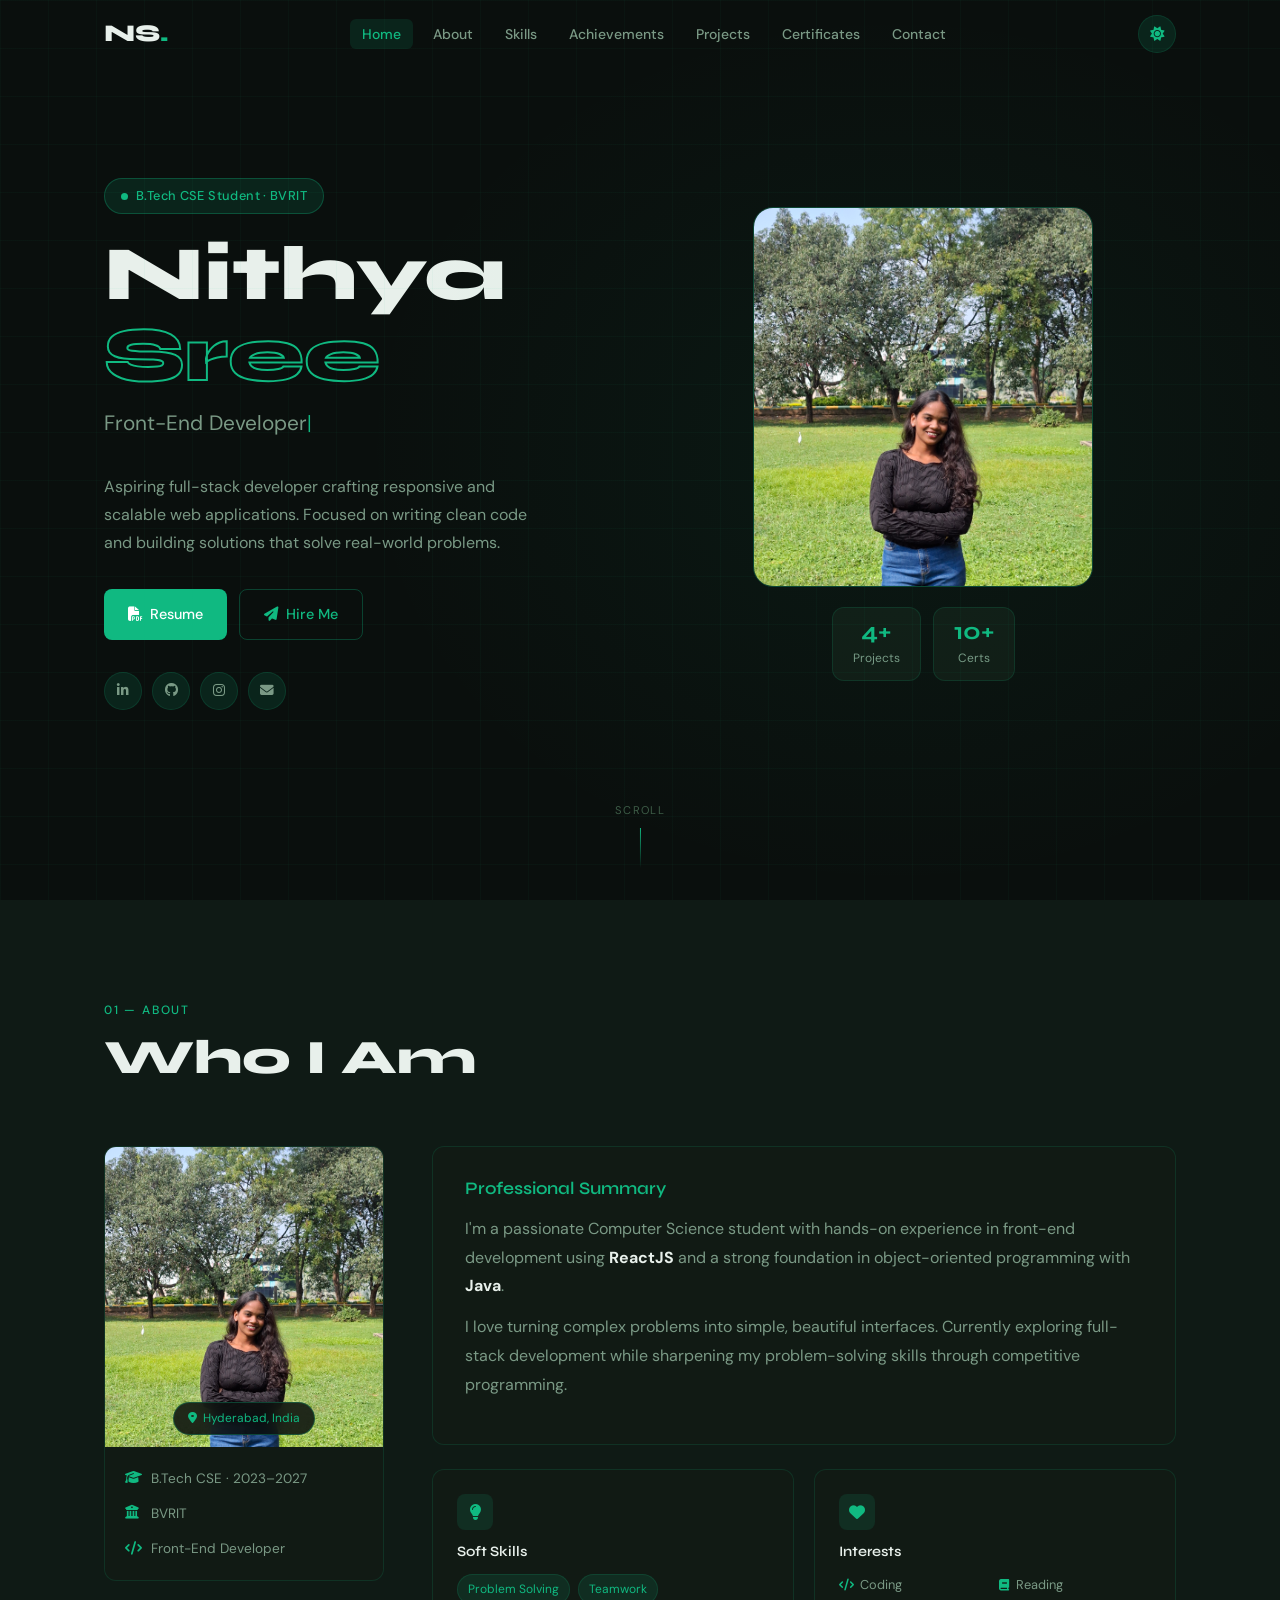
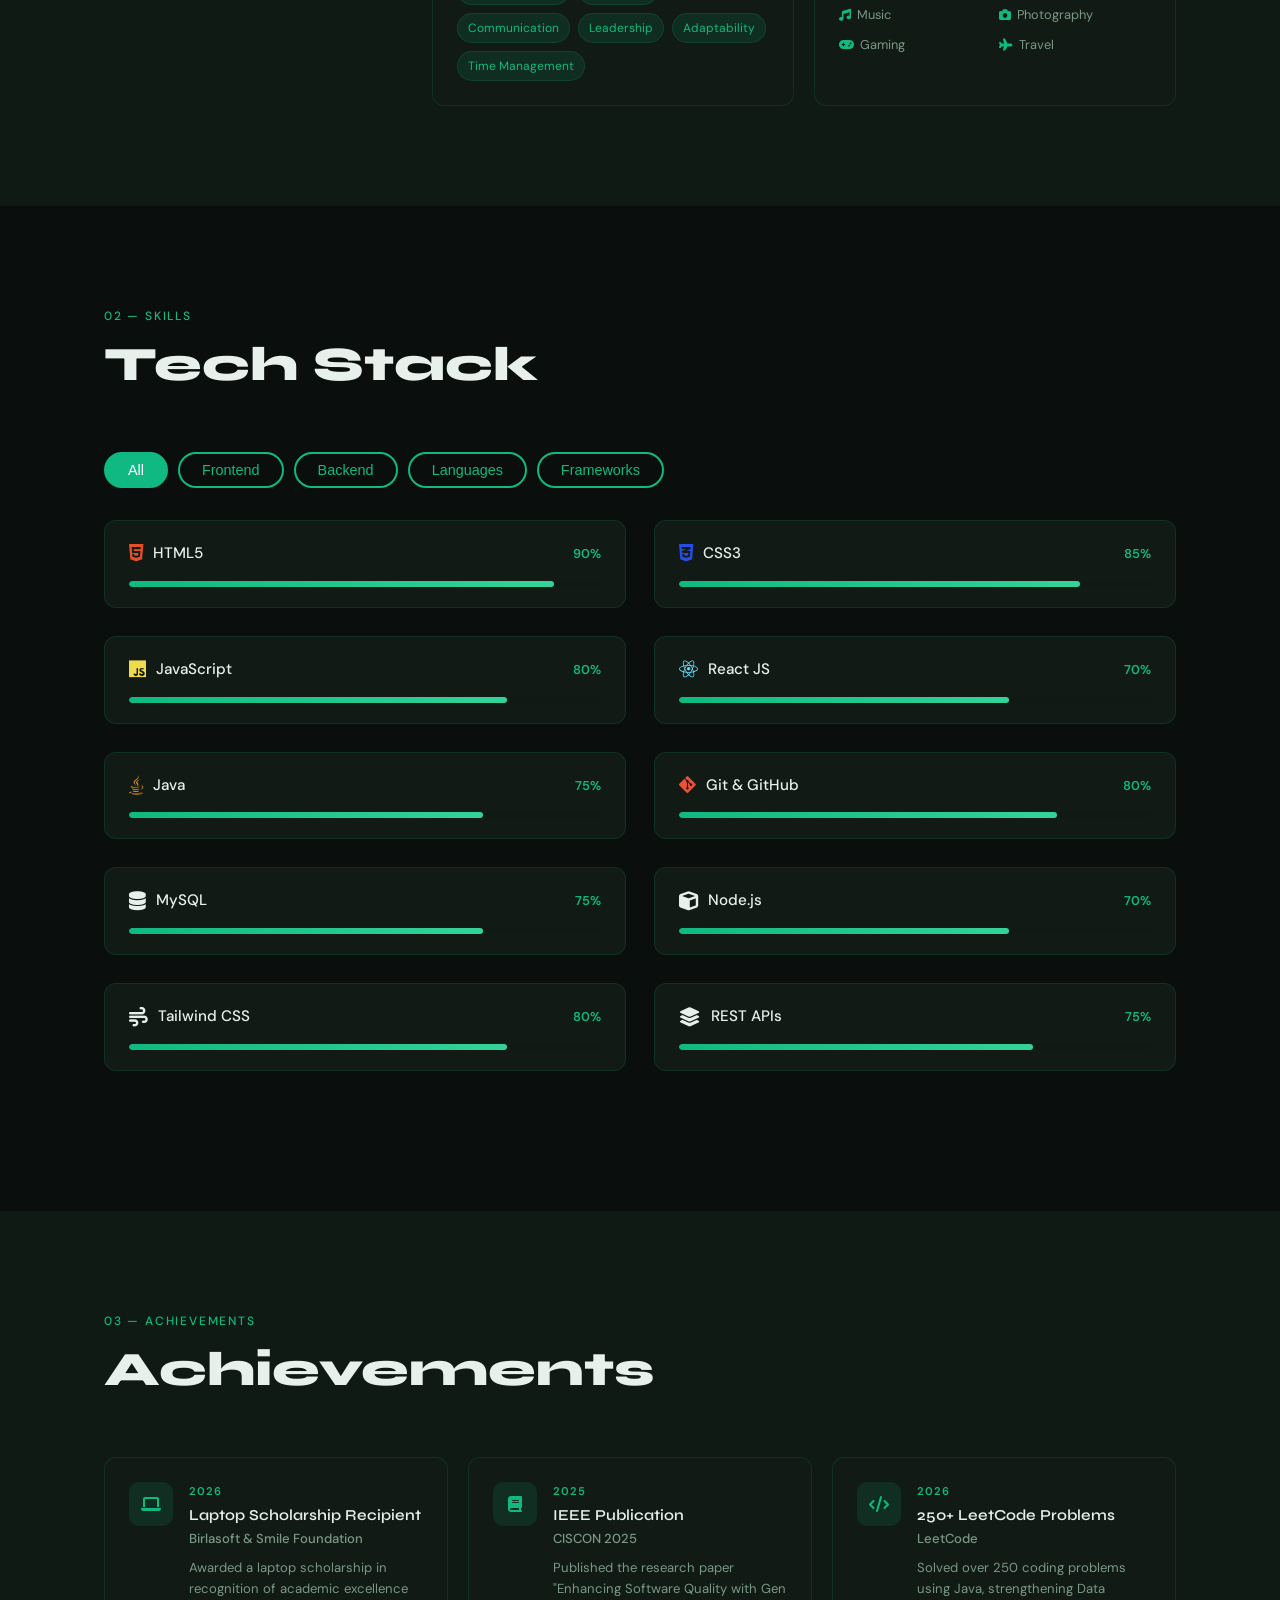
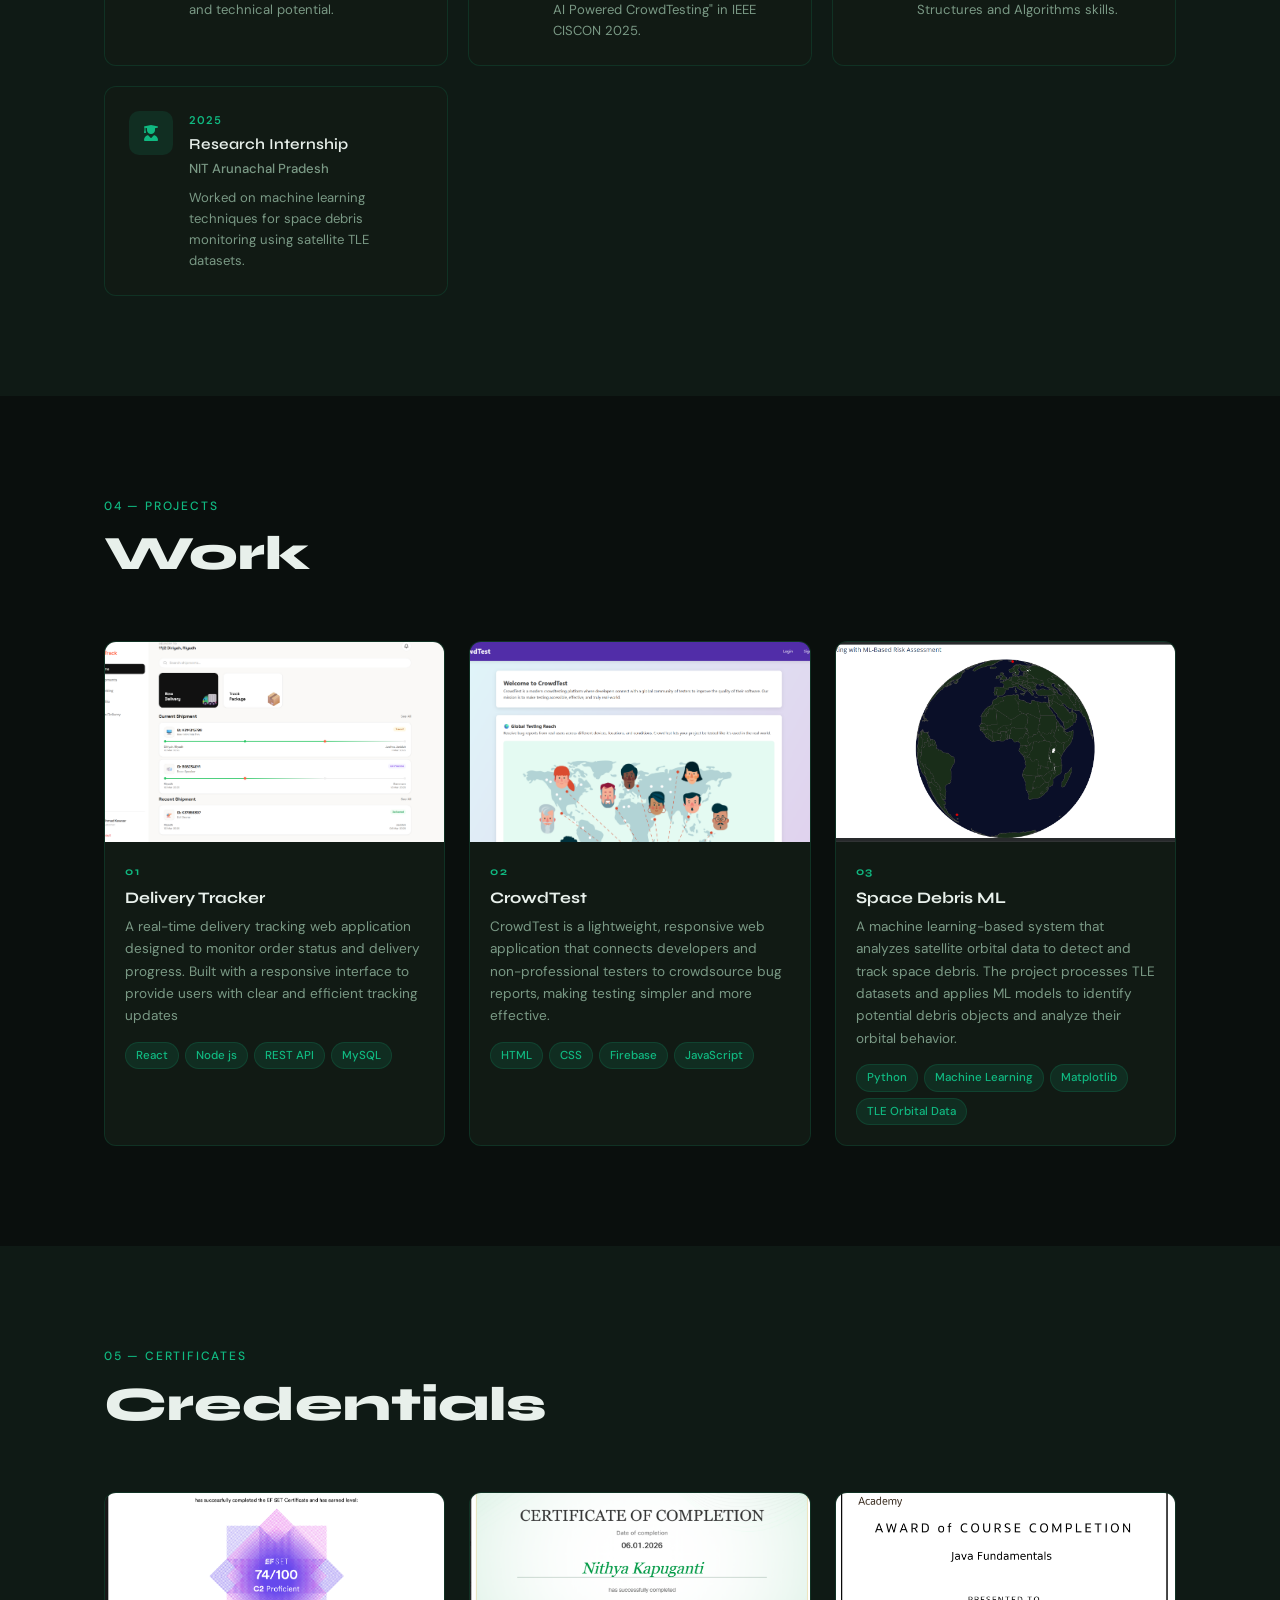
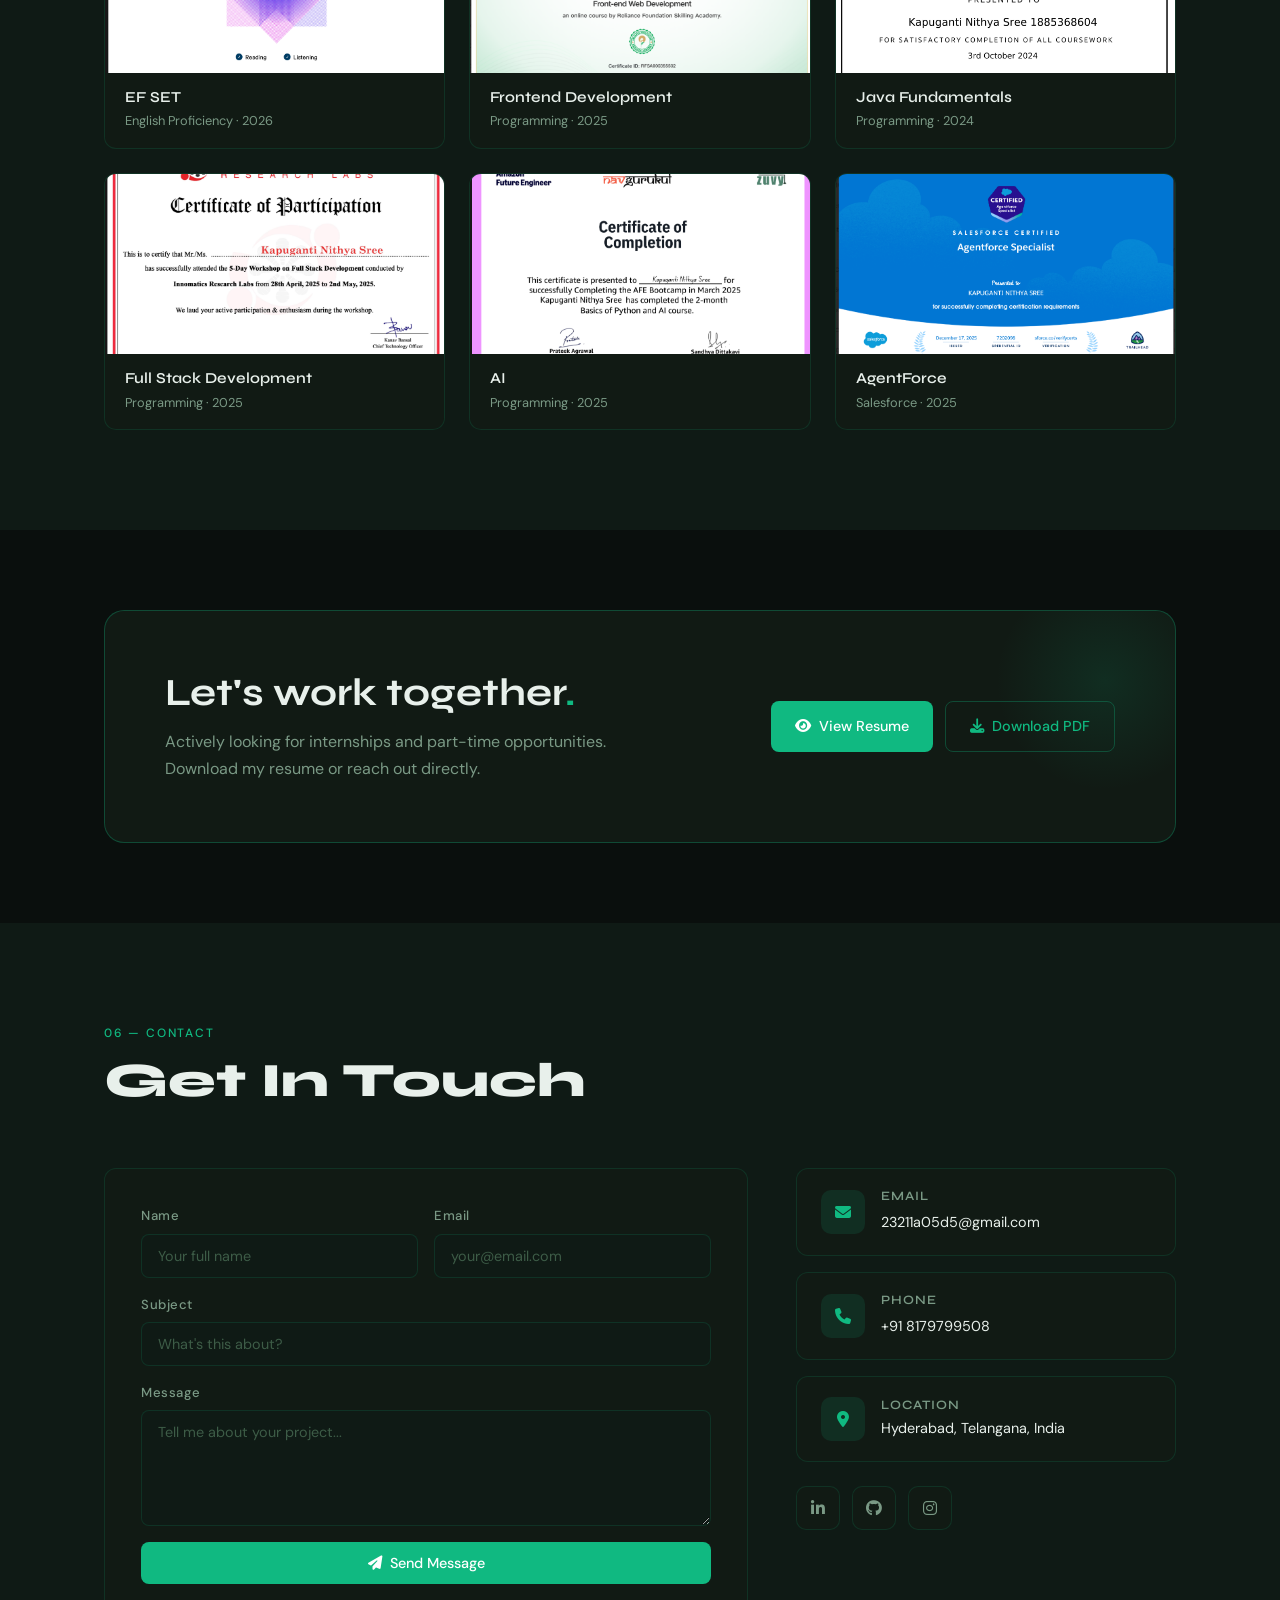
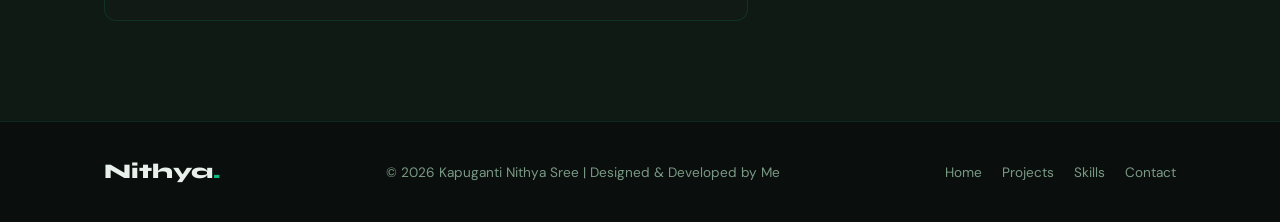
<file: index.html>
<!DOCTYPE html>
<html lang="en" data-theme="dark">
<head>
    <meta charset="UTF-8">
    <meta name="viewport" content="width=device-width, initial-scale=1.0">
    <title>Nithya Sree — Developer Portfolio</title>
    <link rel="stylesheet" href="styles.css">
    <link rel="preconnect" href="https://fonts.googleapis.com">
    <link rel="preconnect" href="https://fonts.gstatic.com" crossorigin>
    <link href="https://fonts.googleapis.com/css2?family=Syne:wght@400;500;600;700;800&family=DM+Sans:ital,wght@0,300;0,400;0,500;1,300&display=swap" rel="stylesheet">
    <link rel="stylesheet" href="https://cdnjs.cloudflare.com/ajax/libs/font-awesome/6.4.0/css/all.min.css">
</head>
<body>

    <!-- Navigation -->
    <nav class="navbar" id="navbar">
        <div class="nav-container">
            <div class="nav-logo">NS<span class="dot">.</span></div>
            <ul class="nav-menu" id="nav-menu">
                <li><a href="#home" class="nav-link">Home</a></li>
                <li><a href="#about" class="nav-link">About</a></li>
                <li><a href="#skills" class="nav-link">Skills</a></li>
                <li><a href="#achievements" class="nav-link">Achievements</a></li>
                <li><a href="#projects" class="nav-link">Projects</a></li>
                <li><a href="#certificates" class="nav-link">Certificates</a></li>
                <li><a href="#contact" class="nav-link">Contact</a></li>
            </ul>
            <div class="nav-actions">
                <button class="theme-toggle" id="theme-toggle" aria-label="Toggle theme">
                    <i class="fas fa-sun" id="theme-icon"></i>
                </button>
                <div class="hamburger" id="hamburger">
                    <span></span><span></span><span></span>
                </div>
            </div>
        </div>
    </nav>

    <!-- Hero Section -->
    <section id="home" class="hero">
        <div class="hero-bg-grid"></div>
        <div class="hero-container">
            <div class="hero-content">
                <div class="hero-text">
                    <div class="hero-badge">
                        <span class="badge-dot"></span>
                        B.Tech CSE Student &middot; BVRIT
                    </div>
                    <h1 class="hero-name">Nithya<br><span class="accent">Sree</span></h1>
                    <h2 class="hero-role">
                        <span class="typing-text"></span><span class="cursor">|</span>
                    </h2>
                    <p class="hero-description">Aspiring full-stack developer crafting responsive and scalable web applications. 
Focused on writing clean code and building solutions that solve real-world problems.</p>
                    <div class="hero-buttons">
                        <a href="#" class="btn btn-primary">
                            <i class="fas fa-file-pdf"></i> Resume
                        </a>
                        <a href="#contact" class="btn btn-outline">
                            <i class="fas fa-paper-plane"></i> Hire Me
                        </a>
                    </div>
                    <div class="hero-social">
                        <a href="https://www.linkedin.com/in/kapuganti-nithya-sree-43b248293/" class="social-pill" aria-label="LinkedIn"><i class="fab fa-linkedin-in"></i></a>
                        <a href="https://github.com/Nithya2709" class="social-pill" aria-label="GitHub"><i class="fab fa-github"></i></a>
                        <a href="https://www.instagram.com/i_am_nithya__/" class="social-pill" aria-label="Instagram"><i class="fab fa-instagram"></i></a>
                        <a href="mailto:23211a05d5@gmail.com" class="social-pill" aria-label="Email"><i class="fas fa-envelope"></i></a>
                    </div>
                </div>
                <div class="hero-image">
                    <div class="image-frame">
                        <div class="frame-accent top-left"></div>
                        <div class="frame-accent bottom-right"></div>
                        <img src="images/profile-photo.jpg" alt="Nithya Sree" class="profile-photo" id="profile-photo"
                             onerror="this.src='https://ui-avatars.com/api/?name=Nithya+Sree&size=400&background=10b981&color=fff&font-size=0.4'">
                    </div>
                    <div class="hero-stats">
                        <div class="stat-chip"><span class="stat-num">4+</span><span class="stat-label">Projects</span></div>
                        <div class="stat-chip"><span class="stat-num">10+</span><span class="stat-label">Certs</span></div>
                    </div>
                </div>
            </div>
        </div>
        <div class="scroll-indicator">
            <span>Scroll</span>
            <div class="scroll-line"></div>
        </div>
    </section>

    <!-- About Section -->
    <section id="about" class="about">
        <div class="container">
            <div class="section-header">
                <span class="section-tag">01 &mdash; About</span>
                <h2 class="section-title">Who I Am</h2>
            </div>

            <div class="about-layout">
                <!-- Photo Card -->
                <div class="about-photo-card">
                    <div class="about-photo-wrap">
                        <img src="images/profile-photo.jpg" alt="Nithya Sree"
                             onerror="this.src='https://ui-avatars.com/api/?name=Nithya+Sree&size=500&background=10b981&color=fff&font-size=0.35'">
                        <div class="photo-label">
                            <i class="fas fa-map-marker-alt"></i> Hyderabad, India
                        </div>
                    </div>
                    <div class="about-quick">
                        <div class="quick-item"><i class="fas fa-graduation-cap"></i> B.Tech CSE &middot; 2023&ndash;2027</div>
                        <div class="quick-item"><i class="fas fa-university"></i> BVRIT</div>
                        <div class="quick-item"><i class="fas fa-code"></i> Front-End Developer</div>
                    </div>
                </div>

                <!-- Info Grid -->
                <div class="about-info">
                    <div class="about-summary">
                        <h3>Professional Summary</h3>
                        <p>I'm a passionate Computer Science student with hands-on experience in front-end development using <strong>ReactJS</strong> and a strong foundation in object-oriented programming with <strong>Java</strong>.</p>
                        <p>I love turning complex problems into simple, beautiful interfaces. Currently exploring full-stack development while sharpening my problem-solving skills through competitive programming.</p>
                    </div>

                    <div class="about-cards">
                        <div class="info-card">
                            <div class="info-card-icon"><i class="fas fa-lightbulb"></i></div>
                            <h4>Soft Skills</h4>
                            <div class="tag-group">
                                <span class="soft-tag">Problem Solving</span>
                                <span class="soft-tag">Teamwork</span>
                                <span class="soft-tag">Communication</span>
                                <span class="soft-tag">Leadership</span>
                                <span class="soft-tag">Adaptability</span>
                                <span class="soft-tag">Time Management</span>
                            </div>
                        </div>

                        <div class="info-card">
                            <div class="info-card-icon"><i class="fas fa-heart"></i></div>
                            <h4>Interests</h4>
                            <div class="interest-grid">
                                <span><i class="fas fa-code"></i> Coding</span>
                                <span><i class="fas fa-book"></i> Reading</span>
                                <span><i class="fas fa-music"></i> Music</span>
                                <span><i class="fas fa-camera"></i> Photography</span>
                                <span><i class="fas fa-gamepad"></i> Gaming</span>
                                <span><i class="fas fa-plane"></i> Travel</span>
                            </div>
                        </div>
                    </div>
                </div>
            </div>
        </div>
    </section>

    <!-- Skills Section -->
    <section id="skills" class="skills">
        <div class="container">
            <div class="section-header">
                <span class="section-tag">02 &mdash; Skills</span>
                <h2 class="section-title">Tech Stack</h2>
            </div>

            <!-- Tab Buttons -->
            <div class="skills-tabs">
                <button class="tab-btn active" data-tab="all">All</button>
                <button class="tab-btn" data-tab="frontend">Frontend</button>
                <button class="tab-btn" data-tab="backend">Backend</button>
                <button class="tab-btn" data-tab="languages">Languages</button>
                <button class="tab-btn" data-tab="frameworks">Frameworks</button>
            </div>

            <div class="skills-wrapper">
                <div class="skill-item" data-category="frontend">
                    <div class="skill-top">
                        <div class="skill-label"><i class="fab fa-html5 html-color"></i><span>HTML5</span></div>
                        <span class="skill-pct">90%</span>
                    </div>
                    <div class="skill-track"><div class="skill-fill" data-width="90"></div></div>
                </div>
                <div class="skill-item" data-category="frontend">
                    <div class="skill-top">
                        <div class="skill-label"><i class="fab fa-css3-alt css-color"></i><span>CSS3</span></div>
                        <span class="skill-pct">85%</span>
                    </div>
                    <div class="skill-track"><div class="skill-fill" data-width="85"></div></div>
                </div>
                <div class="skill-item" data-category="languages">
                    <div class="skill-top">
                        <div class="skill-label"><i class="fab fa-js js-color"></i><span>JavaScript</span></div>
                        <span class="skill-pct">80%</span>
                    </div>
                    <div class="skill-track"><div class="skill-fill" data-width="80"></div></div>
                </div>
                <div class="skill-item" data-category="frameworks">
                    <div class="skill-top">
                        <div class="skill-label"><i class="fab fa-react react-color"></i><span>React JS</span></div>
                        <span class="skill-pct">70%</span>
                    </div>
                    <div class="skill-track"><div class="skill-fill" data-width="70"></div></div>
                </div>
                <div class="skill-item" data-category="languages">
                    <div class="skill-top">
                        <div class="skill-label"><i class="fab fa-java java-color"></i><span>Java</span></div>
                        <span class="skill-pct">75%</span>
                    </div>
                    <div class="skill-track"><div class="skill-fill" data-width="75"></div></div>
                </div>
                <div class="skill-item" data-category="backend">
                    <div class="skill-top">
                        <div class="skill-label"><i class="fab fa-git-alt git-color"></i><span>Git &amp; GitHub</span></div>
                        <span class="skill-pct">80%</span>
                    </div>
                    <div class="skill-track"><div class="skill-fill" data-width="80"></div></div>
                </div>
                <div class="skill-item" data-category="backend">
                    <div class="skill-top">
                        <div class="skill-label"><i class="fas fa-database"></i><span>MySQL</span></div>
                        <span class="skill-pct">75%</span>
                    </div>
                    <div class="skill-track"><div class="skill-fill" data-width="75"></div></div>
                </div>
                <div class="skill-item" data-category="backend">
                    <div class="skill-top">
                        <div class="skill-label"><i class="fas fa-cube"></i><span>Node.js</span></div>
                        <span class="skill-pct">70%</span>
                    </div>
                    <div class="skill-track"><div class="skill-fill" data-width="70"></div></div>
                </div>
                <div class="skill-item" data-category="frameworks">
                    <div class="skill-top">
                        <div class="skill-label"><i class="fas fa-wind"></i><span>Tailwind CSS</span></div>
                        <span class="skill-pct">80%</span>
                    </div>
                    <div class="skill-track"><div class="skill-fill" data-width="80"></div></div>
                </div>
                <div class="skill-item" data-category="backend">
                    <div class="skill-top">
                        <div class="skill-label"><i class="fas fa-layer-group"></i><span>REST APIs</span></div>
                        <span class="skill-pct">75%</span>
                    </div>
                    <div class="skill-track"><div class="skill-fill" data-width="75"></div></div>
                </div>
            </div>
        </div>
    </section>
<!-- Achievements Section -->
<section id="achievements" class="achievements">
    <div class="container">
        <div class="section-header">
            <span class="section-tag">03 &mdash; Achievements</span>
            <h2 class="section-title">Achievements</h2>
        </div>

        <div class="achievements-grid">

            <div class="ach-card">
                <div class="ach-icon-wrap">
                    <i class="fas fa-laptop"></i>
                </div>
                <div class="ach-body">
                    <span class="ach-year">2026</span>
                    <h3>Laptop Scholarship Recipient</h3>
                    <p class="ach-org">Birlasoft & Smile Foundation</p>
                    <p>Awarded a laptop scholarship in recognition of academic excellence and technical potential.</p>
                </div>
            </div>

            <div class="ach-card">
                <div class="ach-icon-wrap">
                    <i class="fas fa-book"></i>
                </div>
                <div class="ach-body">
                    <span class="ach-year">2025</span>
                    <h3>IEEE Publication</h3>
                    <p class="ach-org">CISCON 2025</p>
                    <p>Published the research paper "Enhancing Software Quality with Gen AI Powered CrowdTesting" in IEEE CISCON 2025.</p>
                </div>
            </div>

            <div class="ach-card">
                <div class="ach-icon-wrap">
                    <i class="fas fa-code"></i>
                </div>
                <div class="ach-body">
                    <span class="ach-year">2026</span>
                    <h3>250+ LeetCode Problems</h3>
                    <p class="ach-org">LeetCode</p>
                    <p>Solved over 250 coding problems using Java, strengthening Data Structures and Algorithms skills.</p>
                </div>
            </div>

            <div class="ach-card">
                <div class="ach-icon-wrap">
                    <i class="fas fa-user-graduate"></i>
                </div>
                <div class="ach-body">
                    <span class="ach-year">2025</span>
                    <h3>Research Internship</h3>
                    <p class="ach-org">NIT Arunachal Pradesh</p>
                    <p>Worked on machine learning techniques for space debris monitoring using satellite TLE datasets.</p>
                </div>
            </div>

        </div>
    </div>
</section>

    <!-- Projects Section -->
    <section id="projects" class="projects">
        <div class="container">
            <div class="section-header">
                <span class="section-tag">04 &mdash; Projects</span>
                <h2 class="section-title">Work</h2>
            </div>
            <div class="projects-grid">
                <div class="project-card">
                    <div class="project-img">
                        <img src="images/project1.png" alt="Project 1">
                        <div class="project-links">
                            <a href="https://delivery-tracker-nu.vercel.app/" class="proj-btn" aria-label="Live Demo"><i class="fas fa-external-link-alt"></i> Live</a>
                            <a href="https://github.com/Nithya2709/delivery-tracker" class="proj-btn" aria-label="GitHub"><i class="fab fa-github"></i> Code</a>
                        </div>
                    </div>
                    <div class="project-info">
                        <span class="project-num">01</span>
                        <h3>Delivery Tracker</h3>
                        <p>A real-time delivery tracking web application designed to monitor order status and delivery progress. 
Built with a responsive interface to provide users with clear and efficient tracking updates</p>
                        <div class="project-tags">
                            <span>React</span><span>Node js </span><span>REST API</span><span>MySQL</span>
                        </div>
                    </div>
                </div>
                <div class="project-card">
                    <div class="project-img">
                        <img src="images/project2.png" alt="Project 2">
                        <div class="project-links">
                            <a href="https://nithya2709.github.io/CrowdTesting/" class="proj-btn" aria-label="Live Demo"><i class="fas fa-external-link-alt"></i> Live</a>
                            <a href="https://github.com/Nithya2709/CrowdTesting" class="proj-btn" aria-label="GitHub"><i class="fab fa-github"></i> Code</a>
                        </div>
                    </div>
                    <div class="project-info">
                        <span class="project-num">02</span>
                        <h3>CrowdTest</h3>
                        <p>CrowdTest is a lightweight, responsive web application that connects developers and non-professional testers to crowdsource bug reports, making testing simpler and more effective.</p>
                        <div class="project-tags">
                            <span>HTML</span><span>CSS</span><span>Firebase</span><span>JavaScript</span>
                        </div>
                    </div>
                </div>
                <div class="project-card">
                    <div class="project-img">
                        <img src="images/project-3.png" alt="Project 3">
                        <div class="project-links">
                            <a href="https://github.com/Nithya2709/Space-debris-ML"" class="proj-btn" aria-label="Live Demo"><i class="fas fa-external-link-alt"></i> Live</a>
                            <a href="https://github.com/Nithya2709/Space-debris-ML" class="proj-btn" aria-label="GitHub"><i class="fab fa-github"></i> Code</a>
                        </div>
                    </div>
                    <div class="project-info">
                        <span class="project-num">03</span>
                        <h3>Space Debris ML</h3>
                        <p>A machine learning-based system that analyzes satellite orbital data to detect and track space debris. 
The project processes TLE datasets and applies ML models to identify potential debris objects and analyze their orbital behavior.</p>
                        <div class="project-tags">
                            <span>Python</span><span>Machine Learning</span><span>Matplotlib</span><span>TLE Orbital Data</span>
                        </div>
                    </div>
                </div>
            </div>
        </div>
    </section>

    <!-- Certificates Section -->
    <section id="certificates" class="certificates">
        <div class="container">
            <div class="section-header">
                <span class="section-tag">05 &mdash; Certificates</span>
                <h2 class="section-title">Credentials</h2>
            </div>
            <div class="certs-grid">
                <div class="cert-card">
                    <div class="cert-img">
                        <img src="images/efset.png" alt="Certificate 1">
                        <div class="cert-overlay">
                            <a href="https://drive.google.com/file/d/1cZNAU8BMcyesgtbnntDyjx6SrXt19Drb/view?usp=sharing" aria-label="View"><i class="fas fa-eye"></i></a>
                            <a href="https://drive.google.com/file/d/1cZNAU8BMcyesgtbnntDyjx6SrXt19Drb/download" aria-label="Download"><i class="fas fa-download"></i></a>
                        </div>
                    </div>
                    <div class="cert-info">
                        <h3>EF SET</h3>
                        <p>English Proficiency &middot; 2026</p>
                    </div>
                </div>
                <div class="cert-card">
                    <div class="cert-img">
                        <img src="images/frontend.png" alt="Certificate 2">
                        <div class="cert-overlay">
                            <a href="https://drive.google.com/file/d/1l-K3X--w5DMGrCQKBN5qSZi42W2nsPSg/view?usp=sharing" aria-label="View"><i class="fas fa-eye"></i></a>
                            <a href="https://drive.google.com/file/d/1l-K3X--w5DMGrCQKBN5qSZi42W2nsPSg/download" aria-label="Download"><i class="fas fa-download"></i></a>
                        </div>
                    </div>
                    <div class="cert-info">
                        <h3>Frontend Development</h3>
                        <p>Programming &middot; 2025</p>
                    </div>
                </div>
                <div class="cert-card">
                    <div class="cert-img">
                        <img src="images/oracle.png" alt="Certificate 2">
                        <div class="cert-overlay">
                            <a href="https://drive.google.com/file/d/1wGJiSFn4TLhfO-kSg_crFlDH_HVW7ja5/view?usp=sharing" aria-label="View"><i class="fas fa-eye"></i></a>
                            <a href="https://drive.google.com/file/d/1wGJiSFn4TLhfO-kSg_crFlDH_HVW7ja5/download" aria-label="Download"><i class="fas fa-download"></i></a>
                        </div>
                    </div>
                    <div class="cert-info">
                        <h3>Java Fundamentals</h3>
                        <p>Programming &middot; 2024</p>
                    </div>
                </div>
                <div class="cert-card">
                    <div class="cert-img">
                        <img src="images/FSD.png" alt="Certificate 2">
                        <div class="cert-overlay">
                            <a href="https://drive.google.com/file/d/1cRjJwI-E_90kt7vK-a2dkf_Hd1hwUMtL/view?usp=sharing" aria-label="View"><i class="fas fa-eye"></i></a>
                            <a href="https://drive.google.com/file/d/1cRjJwI-E_90kt7vK-a2dkf_Hd1hwUMtL/download" aria-label="Download"><i class="fas fa-download"></i></a>
                        </div>
                    </div>
                    <div class="cert-info">
                        <h3>Full Stack Development</h3>
                        <p>Programming &middot; 2025</p>
                    </div>
                </div>
                <div class="cert-card">
                    <div class="cert-img">
                        <img src="images/afe.png" alt="Certificate 3">
                        <div class="cert-overlay">
                            <a href="https://drive.google.com/file/d/1kise_Lmzxf2VC-SiCFnpWxLmibrD3zM6/view?usp=sharing" aria-label="View"><i class="fas fa-eye"></i></a>
                            <a href="https://drive.google.com/file/d/1kise_Lmzxf2VC-SiCFnpWxLmibrD3zM6/download" aria-label="Download"><i class="fas fa-download"></i></a>
                        </div>
                    </div>
                    <div class="cert-info">
                        <h3>AI</h3>
                        <p>Programming &middot; 2025</p>
                    </div>
                </div>
                <div class="cert-card">
                    <div class="cert-img">
                        <img src="images/agentforce.png" alt="Certificate 3">
                        <div class="cert-overlay">
                            <a href="https://drive.google.com/file/d/1vsO1co103p_Hf8zsPhm0R4hI9atqAaRM/view?usp=sharing" aria-label="View"><i class="fas fa-eye"></i></a>
                            <a href="https://drive.google.com/file/d/1vsO1co103p_Hf8zsPhm0R4hI9atqAaRM/download" aria-label="Download"><i class="fas fa-download"></i></a>
                        </div>
                    </div>
                    <div class="cert-info">
                        <h3>AgentForce</h3>
                        <p>Salesforce &middot; 2025</p>
                    </div>
                </div>
            </div>
        </div>
    </section>

    <!-- Resume CTA Section -->
    <section id="resume" class="resume-section">
        <div class="container">
            <div class="resume-cta">
                <div class="resume-text">
                    <h2>Let's work together<span class="accent">.</span></h2>
                    <p>Actively looking for internships and part-time opportunities. Download my resume or reach out directly.</p>
                </div>
                <div class="resume-btns">
                    <a href="KAPUGANTI_NITHYA_SREE_RESUME.pdf" class="btn btn-primary"><i class="fas fa-eye"></i> View Resume</a>
                    <a href="KAPUGANTI_NITHYA_SREE_RESUME.pdf" class="btn btn-outline"><i class="fas fa-download"></i> Download PDF</a>
                </div>
            </div>
        </div>
    </section>

    <!-- Contact Section -->
    <section id="contact" class="contact">
        <div class="container">
            <div class="section-header">
                <span class="section-tag">06 &mdash; Contact</span>
                <h2 class="section-title">Get In Touch</h2>
            </div>
            <div class="contact-layout">
                <div class="contact-form-side">
                    <form class="contact-form" id="contact-form">
                        <div class="form-row">
                            <div class="form-field">
                                <label for="name">Name</label>
                                <input type="text" id="name" name="name" placeholder="Your full name" required>
                            </div>
                            <div class="form-field">
                                <label for="email">Email</label>
                                <input type="email" id="email" name="email" placeholder="your@email.com" required>
                            </div>
                        </div>
                        <div class="form-field">
                            <label for="subject">Subject</label>
                            <input type="text" id="subject" name="subject" placeholder="What's this about?">
                        </div>
                        <div class="form-field">
                            <label for="message">Message</label>
                            <textarea id="message" name="message" rows="5" placeholder="Tell me about your project..." required></textarea>
                        </div>
                        <button type="submit" class="btn btn-primary btn-full" id="submit-btn">
                            <i class="fas fa-paper-plane"></i> Send Message
                        </button>
                        <p class="form-success" id="form-success" style="display:none;">&#10003; Message sent! I'll get back to you soon.</p>
                        <p class="form-error" id="form-error" style="display:none; color: #ef4444;">&#10007; Something went wrong. Please try again.</p>
                    </form>
                </div>

                <div class="contact-info-side">
                    <div class="contact-card">
                        <div class="cc-icon"><i class="fas fa-envelope"></i></div>
                        <div>
                            <h4>Email</h4>
                            <a href="mailto:23211a05d5@gmail.com">23211a05d5@gmail.com</a>
                        </div>
                    </div>
                    <div class="contact-card">
                        <div class="cc-icon"><i class="fas fa-phone"></i></div>
                        <div>
                            <h4>Phone</h4>
                            <a href="tel:+91 8179799508">+91 8179799508</a>
                        </div>
                    </div>
                    <div class="contact-card">
                        <div class="cc-icon"><i class="fas fa-map-marker-alt"></i></div>
                        <div>
                            <h4>Location</h4>
                            <p>Hyderabad, Telangana, India</p>
                        </div>
                    </div>
                    <div class="contact-socials">
                        <a href="https://www.linkedin.com/in/kapuganti-nithya-sree-43b248293/" class="cs-link" aria-label="LinkedIn"><i class="fab fa-linkedin-in"></i></a>
                        <a href="https://github.com/Nithya2709" class="cs-link" aria-label="GitHub"><i class="fab fa-github"></i></a>
                        <a href="https://www.instagram.com/i_am_nithya__/" class="cs-link" aria-label="Instagram"><i class="fab fa-instagram"></i></a>
                    </div>
                </div>
            </div>
        </div>
    </section>

    <!-- Footer -->
<footer class="footer">
    <div class="container">
        <div class="footer-inner">

            <p class="footer-logo">
                Nithya<span class="accent">.</span>
            </p>

            <p class="footer-copy">
                © 2026 Kapuganti Nithya Sree | Designed & Developed by Me
            </p>

            <div class="footer-links">
                <a href="#home">Home</a>
                <a href="#projects">Projects</a>
                <a href="#skills">Skills</a>
                <a href="#contact">Contact</a>
            </div>

        </div>
    </div>
</footer>

    <script src="script.js"></script>

    <!-- Contact Form Backend Integration -->
    <script>
        document.getElementById('contact-form').addEventListener('submit', async function (e) {
            e.preventDefault();

            const btn = document.getElementById('submit-btn');
            const successMsg = document.getElementById('form-success');
            const errorMsg = document.getElementById('form-error');

            // Reset messages
            successMsg.style.display = 'none';
            errorMsg.style.display = 'none';

            // Loading state
            btn.disabled = true;
            btn.innerHTML = '<i class="fas fa-spinner fa-spin"></i> Sending...';

            const data = {
                name: document.getElementById('name').value.trim(),
                email: document.getElementById('email').value.trim(),
                subject: document.getElementById('subject').value.trim(),
                message: document.getElementById('message').value.trim()
            };

            try {
                const res = await fetch('https://portfolio-backend-d0mi.onrender.com/api/contact', {
                    method: 'POST',
                    headers: { 'Content-Type': 'application/json' },
                    body: JSON.stringify(data)
                });

                const result = await res.json();

                if (result.success) {
                    successMsg.style.display = 'block';
                    this.reset();
                } else {
                    errorMsg.textContent = '✗ ' + (result.message || 'Something went wrong. Please try again.');
                    errorMsg.style.display = 'block';
                }
            } catch (err) {
                errorMsg.textContent = '✗ Could not reach server. Make sure your backend is running.';
                errorMsg.style.display = 'block';
            } finally {
                btn.disabled = false;
                btn.innerHTML = '<i class="fas fa-paper-plane"></i> Send Message';
            }
        });
    </script>

</body>
</html>
</file>
<file: styles.css>
/* ================================================
   NITHYA SREE PORTFOLIO — styles.css
   Professional Dark/Light Theme
   Fonts: Syne (headings) + DM Sans (body)
   Accent: Emerald Green #10b981
================================================ */

/* ---- CSS Variables ---- */
:root {
    --bg: #0a0f0d;
    --bg-2: #0f1a15;
    --bg-card: #111a14;
    --border: rgba(16, 185, 129, 0.15);
    --border-strong: rgba(16, 185, 129, 0.3);
    --text: #e8f0eb;
    --text-muted: #7a9985;
    --text-dim: #3d5c47;
    --accent: #10b981;
    --accent-light: #34d399;
    --accent-dim: rgba(16, 185, 129, 0.12);
    --nav-height: 68px;
    --radius: 12px;
    --radius-sm: 8px;
    --shadow: 0 8px 32px rgba(0,0,0,0.4);
    --transition: 0.25s ease;
}

[data-theme="light"] {
    --bg: #f4f8f5;
    --bg-2: #eaf3ee;
    --bg-card: #ffffff;
    --border: rgba(16, 185, 129, 0.2);
    --border-strong: rgba(16, 185, 129, 0.45);
    --text: #0d1f15;
    --text-muted: #4a7a5c;
    --text-dim: #9bbfaa;
    --shadow: 0 8px 32px rgba(0,0,0,0.08);
}

/* ---- Reset ---- */
*, *::before, *::after { box-sizing: border-box; margin: 0; padding: 0; }

html { scroll-behavior: smooth; }

body {
    font-family: 'DM Sans', sans-serif;
    background: var(--bg);
    color: var(--text);
    line-height: 1.7;
    font-size: 16px;
    overflow-x: hidden;
    transition: background var(--transition), color var(--transition);
}

img { max-width: 100%; display: block; }
a { text-decoration: none; color: inherit; }
ul { list-style: none; }

/* ---- Typography ---- */
h1, h2, h3, h4 { font-family: 'Syne', sans-serif; line-height: 1.15; }

/* ---- Utilities ---- */
.container {
    max-width: 1120px;
    margin: 0 auto;
    padding: 0 24px;
}

.accent { color: var(--accent); }

/* ================================================
   NAVBAR
================================================ */
.navbar {
    position: fixed;
    top: 0; left: 0; right: 0;
    height: var(--nav-height);
    z-index: 1000;
    background: transparent;
    transition: background 0.3s ease, backdrop-filter 0.3s ease, border-bottom 0.3s ease;
}

.navbar.scrolled {
    background: rgba(10, 15, 13, 0.85);
    backdrop-filter: blur(16px);
    -webkit-backdrop-filter: blur(16px);
    border-bottom: 1px solid var(--border);
}

[data-theme="light"] .navbar.scrolled {
    background: rgba(244, 248, 245, 0.88);
}

.nav-container {
    max-width: 1120px;
    margin: 0 auto;
    padding: 0 24px;
    height: 100%;
    display: flex;
    align-items: center;
    justify-content: space-between;
}

.nav-logo {
    font-family: 'Syne', sans-serif;
    font-size: 1.5rem;
    font-weight: 800;
    color: var(--text);
}

.nav-logo .dot { color: var(--accent); }

.nav-menu {
    display: flex;
    gap: 8px;
    align-items: center;
}

.nav-link {
    font-size: 0.875rem;
    font-weight: 500;
    color: var(--text-muted);
    padding: 6px 12px;
    border-radius: 6px;
    transition: color var(--transition), background var(--transition);
}

.nav-link:hover, .nav-link.active {
    color: var(--accent);
    background: var(--accent-dim);
}

.nav-actions { display: flex; align-items: center; gap: 12px; }

.theme-toggle {
    background: var(--accent-dim);
    border: 1px solid var(--border);
    color: var(--accent);
    width: 38px; height: 38px;
    border-radius: 50%;
    cursor: pointer;
    font-size: 0.9rem;
    display: flex; align-items: center; justify-content: center;
    transition: all var(--transition);
}

.theme-toggle:hover { background: var(--accent); color: #fff; }

.hamburger {
    display: none;
    flex-direction: column;
    gap: 5px;
    cursor: pointer;
    padding: 4px;
}

.hamburger span {
    display: block;
    width: 22px; height: 2px;
    background: var(--text);
    border-radius: 2px;
    transition: all 0.3s ease;
}

.hamburger.active span:nth-child(1) { transform: translateY(7px) rotate(45deg); }
.hamburger.active span:nth-child(2) { opacity: 0; }
.hamburger.active span:nth-child(3) { transform: translateY(-7px) rotate(-45deg); }

/* ================================================
   HERO
================================================ */
.hero {
    min-height: 100vh;
    display: flex;
    align-items: center;
    position: relative;
    overflow: hidden;
    padding-top: var(--nav-height);
}

.hero-bg-grid {
    position: absolute;
    inset: 0;
    background-image:
        linear-gradient(rgba(16,185,129,0.04) 1px, transparent 1px),
        linear-gradient(90deg, rgba(16,185,129,0.04) 1px, transparent 1px);
    background-size: 48px 48px;
    pointer-events: none;
}

.hero-bg-grid::after {
    content: '';
    position: absolute;
    inset: 0;
    background: radial-gradient(ellipse 60% 70% at 70% 50%, rgba(16,185,129,0.06) 0%, transparent 70%);
}

.hero-container {
    width: 100%;
    max-width: 1120px;
    margin: 0 auto;
    padding: 80px 24px 60px;
}

.hero-content {
    display: grid;
    grid-template-columns: 1fr 1fr;
    gap: 60px;
    align-items: center;
}

.hero-badge {
    display: inline-flex;
    align-items: center;
    gap: 8px;
    font-size: 0.8rem;
    color: var(--accent);
    background: var(--accent-dim);
    border: 1px solid var(--border-strong);
    padding: 6px 16px;
    border-radius: 100px;
    margin-bottom: 20px;
    font-weight: 500;
    letter-spacing: 0.03em;
}

.badge-dot {
    width: 7px; height: 7px;
    background: var(--accent);
    border-radius: 50%;
    animation: pulse-dot 2s infinite;
}

@keyframes pulse-dot {
    0%, 100% { opacity: 1; transform: scale(1); }
    50% { opacity: 0.5; transform: scale(0.8); }
}

.hero-name {
    font-size: clamp(3rem, 6vw, 5.5rem);
    font-weight: 800;
    line-height: 1.05;
    margin-bottom: 16px;
    color: var(--text);
}

.hero-name .accent {
    display: block;
    -webkit-text-stroke: 2px var(--accent);
    color: transparent;
}

.hero-role {
    font-size: 1.3rem;
    font-weight: 400;
    color: var(--text-muted);
    margin-bottom: 20px;
    min-height: 2em;
    font-family: 'DM Sans', sans-serif;
}

.cursor {
    display: inline-block;
    color: var(--accent);
    animation: blink 1s infinite;
    font-weight: 300;
}

@keyframes blink { 0%, 100% { opacity: 1; } 50% { opacity: 0; } }

.hero-description {
    font-size: 1rem;
    color: var(--text-muted);
    max-width: 440px;
    margin-bottom: 32px;
    line-height: 1.75;
}

.hero-buttons {
    display: flex;
    gap: 12px;
    flex-wrap: wrap;
    margin-bottom: 32px;
}

/* Buttons */
.btn {
    display: inline-flex;
    align-items: center;
    gap: 8px;
    padding: 12px 24px;
    border-radius: var(--radius-sm);
    font-family: 'DM Sans', sans-serif;
    font-size: 0.9rem;
    font-weight: 500;
    cursor: pointer;
    transition: all var(--transition);
    border: none;
}

.btn-primary {
    background: var(--accent);
    color: #fff;
}

.btn-primary:hover {
    background: var(--accent-light);
    transform: translateY(-2px);
    box-shadow: 0 8px 24px rgba(16,185,129,0.3);
}

.btn-outline {
    background: transparent;
    color: var(--accent);
    border: 1px solid var(--border-strong);
}

.btn-outline:hover {
    background: var(--accent-dim);
    border-color: var(--accent);
    transform: translateY(-2px);
}

.btn-full { width: 100%; justify-content: center; }

.hero-social {
    display: flex;
    gap: 10px;
}

.social-pill {
    width: 38px; height: 38px;
    border-radius: 50%;
    background: var(--accent-dim);
    border: 1px solid var(--border);
    color: var(--text-muted);
    display: flex; align-items: center; justify-content: center;
    font-size: 0.85rem;
    transition: all var(--transition);
}

.social-pill:hover {
    background: var(--accent);
    color: #fff;
    border-color: var(--accent);
    transform: translateY(-3px);
}

/* Hero Image */
.hero-image {
    display: flex;
    flex-direction: column;
    align-items: center;
    gap: 20px;
}

.image-frame {
    position: relative;
    width: 340px; height: 380px;
    border-radius: 20px;
    overflow: hidden;
    border: 1px solid var(--border-strong);
}

.image-frame img {
    width: 100%; height: 100%;
    object-fit: cover;
}

.frame-accent {
    position: absolute;
    width: 50px; height: 50px;
    border-color: var(--accent);
    border-style: solid;
    border-radius: 4px;
    z-index: 2;
}

.frame-accent.top-left {
    top: -5px; left: -5px;
    border-width: 3px 0 0 3px;
}

.frame-accent.bottom-right {
    bottom: -5px; right: -5px;
    border-width: 0 3px 3px 0;
}

.hero-stats {
    display: flex;
    gap: 12px;
}

.stat-chip {
    background: var(--bg-card);
    border: 1px solid var(--border);
    border-radius: 12px;
    padding: 12px 20px;
    text-align: center;
    min-width: 80px;
}

.stat-num {
    display: block;
    font-family: 'Syne', sans-serif;
    font-size: 1.5rem;
    font-weight: 700;
    color: var(--accent);
    line-height: 1;
}

.stat-label {
    font-size: 0.75rem;
    color: var(--text-muted);
    margin-top: 4px;
    display: block;
}

.scroll-indicator {
    position: absolute;
    bottom: 32px;
    left: 50%;
    transform: translateX(-50%);
    display: flex;
    flex-direction: column;
    align-items: center;
    gap: 8px;
    color: var(--text-dim);
    font-size: 0.7rem;
    letter-spacing: 0.12em;
    text-transform: uppercase;
}

.scroll-line {
    width: 1px; height: 40px;
    background: linear-gradient(to bottom, var(--accent), transparent);
    animation: scroll-fade 2s infinite;
}

@keyframes scroll-fade {
    0%, 100% { opacity: 0.4; transform: scaleY(1); }
    50% { opacity: 1; transform: scaleY(1.2); }
}

/* ================================================
   SECTION SHARED
================================================ */
section { padding: 100px 0; }

.section-header {
    margin-bottom: 60px;
}

.section-tag {
    font-size: 0.75rem;
    font-weight: 500;
    color: var(--accent);
    letter-spacing: 0.15em;
    text-transform: uppercase;
    display: block;
    margin-bottom: 10px;
}

.section-title {
    font-size: clamp(2rem, 4vw, 3rem);
    font-weight: 800;
    color: var(--text);
}

/* ================================================
   ABOUT
================================================ */
.about { background: var(--bg-2); }

.about-layout {
    display: grid;
    grid-template-columns: 280px 1fr;
    gap: 48px;
    align-items: start;
}

/* Photo Card */
.about-photo-card {
    background: var(--bg-card);
    border: 1px solid var(--border);
    border-radius: var(--radius);
    overflow: hidden;
    position: sticky;
    top: calc(var(--nav-height) + 20px);
}

.about-photo-wrap {
    position: relative;
}

.about-photo-wrap img {
    width: 100%;
    height: 300px;
    object-fit: cover;
}

.photo-label {
    position: absolute;
    bottom: 12px;
    left: 50%;
    transform: translateX(-50%);
    white-space: nowrap;
    background: rgba(10,15,13,0.85);
    backdrop-filter: blur(8px);
    border: 1px solid var(--border-strong);
    color: var(--accent);
    font-size: 0.75rem;
    padding: 5px 14px;
    border-radius: 100px;
    display: flex;
    align-items: center;
    gap: 6px;
}

.about-quick {
    padding: 20px;
    display: flex;
    flex-direction: column;
    gap: 12px;
}

.quick-item {
    display: flex;
    align-items: center;
    gap: 10px;
    font-size: 0.85rem;
    color: var(--text-muted);
}

.quick-item i { color: var(--accent); width: 16px; }

/* About Info */
.about-summary {
    background: var(--bg-card);
    border: 1px solid var(--border);
    border-radius: var(--radius);
    padding: 32px;
    margin-bottom: 24px;
}

.about-summary h3 {
    font-size: 1.1rem;
    color: var(--accent);
    margin-bottom: 16px;
    font-weight: 600;
}

.about-summary p {
    color: var(--text-muted);
    margin-bottom: 12px;
    line-height: 1.8;
}

.about-summary p strong { color: var(--text); }

.about-cards {
    display: grid;
    grid-template-columns: 1fr 1fr;
    gap: 20px;
}

.info-card {
    background: var(--bg-card);
    border: 1px solid var(--border);
    border-radius: var(--radius);
    padding: 24px;
    transition: border-color var(--transition);
}

.info-card:hover { border-color: var(--border-strong); }

.info-card-icon {
    width: 36px; height: 36px;
    background: var(--accent-dim);
    border-radius: 8px;
    display: flex; align-items: center; justify-content: center;
    color: var(--accent);
    margin-bottom: 14px;
}

.info-card h4 {
    font-size: 0.9rem;
    font-weight: 600;
    color: var(--text);
    margin-bottom: 14px;
}

.tag-group { display: flex; flex-wrap: wrap; gap: 8px; }

.soft-tag {
    font-size: 0.75rem;
    background: var(--accent-dim);
    color: var(--accent);
    padding: 4px 10px;
    border-radius: 100px;
    border: 1px solid var(--border);
}

.interest-grid {
    display: grid;
    grid-template-columns: 1fr 1fr;
    gap: 8px;
}

.interest-grid span {
    display: flex;
    align-items: center;
    gap: 6px;
    font-size: 0.8rem;
    color: var(--text-muted);
}

.interest-grid i { color: var(--accent); font-size: 0.75rem; }

/* ================================================
   SKILLS
================================================ */
/* Skills Tabs */
.skills-tabs {
    display: flex;
    gap: 10px;
    margin-bottom: 2rem;
    flex-wrap: wrap;
}

.tab-btn {
    padding: 8px 22px;
    border: 2px solid var(--accent, #6c63ff);
    background: transparent;
    color: var(--accent, #6c63ff);
    border-radius: 25px;
    cursor: pointer;
    font-size: 0.9rem;
    font-weight: 500;
    transition: all 0.3s ease;
}

.tab-btn:hover,
.tab-btn.active {
    background: var(--accent, #6c63ff);
    color: #fff;
}

/* Skill item hide/show */
.skill-item {
    transition: opacity 0.3s ease, transform 0.3s ease;
}

.skill-item.hidden {
    display: none;
}
.skills { background: var(--bg); }

.skills-wrapper {
    display: grid;
    grid-template-columns: 1fr 1fr;
    gap: 28px;
    margin-bottom: 40px;
}

.skill-item {
    background: var(--bg-card);
    border: 1px solid var(--border);
    border-radius: var(--radius);
    padding: 20px 24px;
    transition: border-color var(--transition);
}

.skill-item:hover { border-color: var(--border-strong); }

.skill-top {
    display: flex;
    justify-content: space-between;
    align-items: center;
    margin-bottom: 14px;
}

.skill-label {
    display: flex;
    align-items: center;
    gap: 10px;
    font-weight: 500;
    font-size: 0.95rem;
}

.skill-label i { font-size: 1.2rem; }

.html-color { color: #e34f26; }
.css-color  { color: #264de4; }
.js-color   { color: #f0db4f; }
.react-color{ color: #61dafb; }
.java-color { color: #f89820; }
.git-color  { color: #f05032; }

.skill-pct {
    font-size: 0.8rem;
    color: var(--accent);
    font-weight: 600;
}

.skill-track {
    height: 6px;
    background: var(--bg-2);
    border-radius: 100px;
    overflow: hidden;
}

.skill-fill {
    height: 100%;
    background: linear-gradient(90deg, var(--accent), var(--accent-light));
    border-radius: 100px;
    width: 0;
    transition: width 1.2s cubic-bezier(0.4, 0, 0.2, 1);
}

.tech-chips {
    display: flex;
    flex-wrap: wrap;
    gap: 10px;
}

.tech-chip {
    display: inline-flex;
    align-items: center;
    gap: 6px;
    font-size: 0.8rem;
    color: var(--text-muted);
    background: var(--bg-card);
    border: 1px solid var(--border);
    padding: 6px 14px;
    border-radius: 100px;
    transition: all var(--transition);
}

.tech-chip:hover {
    color: var(--accent);
    border-color: var(--border-strong);
    background: var(--accent-dim);
}

.tech-chip i { color: var(--accent); }

/* ================================================
   ACHIEVEMENTS
================================================ */
.achievements { background: var(--bg-2); }

.achievements-grid {
    display: grid;
    grid-template-columns: repeat(3, 1fr);
    gap: 20px;
}

.ach-card {
    background: var(--bg-card);
    border: 1px solid var(--border);
    border-radius: var(--radius);
    padding: 24px;
    display: flex;
    gap: 16px;
    transition: all var(--transition);
}

.ach-card:hover {
    border-color: var(--border-strong);
    transform: translateY(-3px);
    box-shadow: var(--shadow);
}

.ach-icon-wrap {
    width: 44px; height: 44px;
    min-width: 44px;
    background: var(--accent-dim);
    border-radius: 10px;
    display: flex; align-items: center; justify-content: center;
    color: var(--accent);
    font-size: 1rem;
}

.ach-body { flex: 1; }

.ach-year {
    font-size: 0.7rem;
    color: var(--accent);
    font-weight: 600;
    letter-spacing: 0.1em;
    display: block;
    margin-bottom: 6px;
}

.ach-body h3 {
    font-size: 0.95rem;
    font-weight: 600;
    margin-bottom: 4px;
    color: var(--text);
}

.ach-org {
    font-size: 0.78rem;
    color: var(--accent);
    margin-bottom: 8px;
    font-weight: 500;
}

.ach-body p {
    font-size: 0.82rem;
    color: var(--text-muted);
    line-height: 1.6;
}

/* ================================================
   PROJECTS
================================================ */
.projects { background: var(--bg); }

.projects-grid {
    display: grid;
    grid-template-columns: repeat(3, 1fr);
    gap: 24px;
}

.project-card {
    background: var(--bg-card);
    border: 1px solid var(--border);
    border-radius: var(--radius);
    overflow: hidden;
    transition: all var(--transition);
}

.project-card:hover {
    border-color: var(--border-strong);
    transform: translateY(-4px);
    box-shadow: var(--shadow);
}

.project-img {
    position: relative;
    overflow: hidden;
}

.project-img img {
    width: 100%; height: 200px;
    object-fit: cover;
    transition: transform 0.4s ease;
}

.project-card:hover .project-img img { transform: scale(1.04); }

.project-links {
    position: absolute;
    inset: 0;
    background: rgba(10,15,13,0.85);
    display: flex;
    align-items: center;
    justify-content: center;
    gap: 12px;
    opacity: 0;
    transition: opacity var(--transition);
}

.project-card:hover .project-links { opacity: 1; }

.proj-btn {
    display: inline-flex;
    align-items: center;
    gap: 6px;
    background: var(--accent);
    color: #fff;
    padding: 8px 16px;
    border-radius: 6px;
    font-size: 0.82rem;
    font-weight: 500;
    transition: all var(--transition);
}

.proj-btn:hover { background: var(--accent-light); }

.project-info {
    padding: 20px;
}

.project-num {
    font-family: 'Syne', sans-serif;
    font-size: 0.7rem;
    font-weight: 700;
    color: var(--accent);
    letter-spacing: 0.15em;
    display: block;
    margin-bottom: 8px;
}

.project-info h3 {
    font-size: 1rem;
    font-weight: 700;
    margin-bottom: 8px;
    color: var(--text);
}

.project-info p {
    font-size: 0.85rem;
    color: var(--text-muted);
    line-height: 1.65;
    margin-bottom: 14px;
}

.project-tags {
    display: flex;
    flex-wrap: wrap;
    gap: 6px;
}

.project-tags span {
    font-size: 0.72rem;
    background: var(--accent-dim);
    color: var(--accent);
    padding: 3px 10px;
    border-radius: 100px;
    border: 1px solid var(--border);
    font-weight: 500;
}

/* ================================================
   CERTIFICATES
================================================ */
.certificates { background: var(--bg-2); }

.certs-grid {
    display: grid;
    grid-template-columns: repeat(3, 1fr);
    gap: 24px;
}

.cert-card {
    background: var(--bg-card);
    border: 1px solid var(--border);
    border-radius: var(--radius);
    overflow: hidden;
    transition: all var(--transition);
}

.cert-card:hover {
    border-color: var(--border-strong);
    transform: translateY(-3px);
    box-shadow: var(--shadow);
}

.cert-img {
    position: relative;
    overflow: hidden;
}

.cert-img img {
    width: 100%; height: 180px;
    object-fit: cover;
    transition: transform 0.4s ease;
}

.cert-card:hover .cert-img img { transform: scale(1.04); }

.cert-overlay {
    position: absolute;
    inset: 0;
    background: rgba(10,15,13,0.8);
    display: flex;
    align-items: center;
    justify-content: center;
    gap: 16px;
    opacity: 0;
    transition: opacity var(--transition);
}

.cert-card:hover .cert-overlay { opacity: 1; }

.cert-overlay a {
    width: 40px; height: 40px;
    background: var(--accent);
    color: #fff;
    border-radius: 50%;
    display: flex; align-items: center; justify-content: center;
    font-size: 0.9rem;
    transition: all var(--transition);
}

.cert-overlay a:hover { background: var(--accent-light); transform: scale(1.1); }

.cert-info {
    padding: 16px 20px;
}

.cert-info h3 {
    font-size: 0.95rem;
    font-weight: 600;
    color: var(--text);
    margin-bottom: 4px;
}

.cert-info p {
    font-size: 0.8rem;
    color: var(--text-muted);
}

/* ================================================
   RESUME CTA
================================================ */
.resume-section { background: var(--bg); padding: 80px 0; }

.resume-cta {
    background: var(--bg-card);
    border: 1px solid var(--border-strong);
    border-radius: 20px;
    padding: 60px;
    display: flex;
    align-items: center;
    justify-content: space-between;
    gap: 40px;
    position: relative;
    overflow: hidden;
}

.resume-cta::before {
    content: '';
    position: absolute;
    top: -40px; right: -40px;
    width: 220px; height: 220px;
    background: radial-gradient(circle, rgba(16,185,129,0.12) 0%, transparent 70%);
    pointer-events: none;
}

.resume-text h2 {
    font-size: clamp(1.8rem, 3vw, 2.4rem);
    margin-bottom: 12px;
    color: var(--text);
}

.resume-text p {
    color: var(--text-muted);
    max-width: 480px;
}

.resume-btns { display: flex; gap: 12px; flex-wrap: wrap; }

/* ================================================
   CONTACT
================================================ */
.contact { background: var(--bg-2); }

.contact-layout {
    display: grid;
    grid-template-columns: 1fr 380px;
    gap: 48px;
}

/* Form */
.contact-form-side {
    background: var(--bg-card);
    border: 1px solid var(--border);
    border-radius: var(--radius);
    padding: 36px;
}

.form-row {
    display: grid;
    grid-template-columns: 1fr 1fr;
    gap: 16px;
}

.form-field {
    display: flex;
    flex-direction: column;
    gap: 6px;
    margin-bottom: 16px;
}

.form-field label {
    font-size: 0.82rem;
    font-weight: 500;
    color: var(--text-muted);
    letter-spacing: 0.04em;
}

.form-field input,
.form-field textarea {
    background: var(--bg-2);
    border: 1px solid var(--border);
    border-radius: var(--radius-sm);
    color: var(--text);
    font-family: 'DM Sans', sans-serif;
    font-size: 0.9rem;
    padding: 12px 16px;
    width: 100%;
    transition: border-color var(--transition), box-shadow var(--transition);
    outline: none;
    resize: vertical;
}

.form-field input::placeholder,
.form-field textarea::placeholder { color: var(--text-dim); }

.form-field input:focus,
.form-field textarea:focus {
    border-color: var(--accent);
    box-shadow: 0 0 0 3px rgba(16,185,129,0.12);
}

.form-success {
    display: none;
    margin-top: 14px;
    text-align: center;
    color: var(--accent);
    font-size: 0.88rem;
    font-weight: 500;
}

.form-success.show { display: block; }

/* Contact Info */
.contact-info-side {
    display: flex;
    flex-direction: column;
    gap: 16px;
}

.contact-card {
    background: var(--bg-card);
    border: 1px solid var(--border);
    border-radius: var(--radius);
    padding: 20px 24px;
    display: flex;
    align-items: center;
    gap: 16px;
    transition: all var(--transition);
}

.contact-card:hover { border-color: var(--border-strong); }

.cc-icon {
    width: 44px; height: 44px;
    min-width: 44px;
    background: var(--accent-dim);
    border-radius: 10px;
    display: flex; align-items: center; justify-content: center;
    color: var(--accent);
    font-size: 1rem;
}

.contact-card h4 {
    font-size: 0.8rem;
    font-weight: 600;
    color: var(--text-muted);
    margin-bottom: 4px;
    text-transform: uppercase;
    letter-spacing: 0.08em;
}

.contact-card a, .contact-card p {
    font-size: 0.9rem;
    color: var(--text);
    transition: color var(--transition);
}

.contact-card a:hover { color: var(--accent); }

.contact-socials {
    display: flex;
    gap: 12px;
    padding: 8px 0;
}

.cs-link {
    width: 44px; height: 44px;
    background: var(--bg-card);
    border: 1px solid var(--border);
    border-radius: 10px;
    display: flex; align-items: center; justify-content: center;
    color: var(--text-muted);
    font-size: 1rem;
    transition: all var(--transition);
}

.cs-link:hover {
    background: var(--accent);
    color: #fff;
    border-color: var(--accent);
    transform: translateY(-3px);
}

/* ================================================
   FOOTER
================================================ */
.footer {
    background: var(--bg);
    border-top: 1px solid var(--border);
    padding: 32px 0;
}

.footer-inner {
    display: flex;
    align-items: center;
    justify-content: space-between;
    gap: 20px;
    flex-wrap: wrap;
}

.footer-logo {
    font-family: 'Syne', sans-serif;
    font-size: 1.3rem;
    font-weight: 800;
}

.footer-copy {
    font-size: 0.85rem;
    color: var(--text-muted);
}

.footer-copy i { color: var(--accent); }

.footer-links {
    display: flex;
    gap: 20px;
}

.footer-links a {
    font-size: 0.85rem;
    color: var(--text-muted);
    transition: color var(--transition);
}

.footer-links a:hover { color: var(--accent); }

/* ================================================
   ANIMATIONS
================================================ */
.reveal {
    opacity: 0;
    transform: translateY(30px);
    transition: opacity 0.6s ease, transform 0.6s ease;
}

.reveal.visible {
    opacity: 1;
    transform: translateY(0);
}

/* ================================================
   RESPONSIVE
================================================ */
@media (max-width: 1024px) {
    .achievements-grid { grid-template-columns: repeat(2, 1fr); }
    .projects-grid { grid-template-columns: repeat(2, 1fr); }
    .certs-grid { grid-template-columns: repeat(2, 1fr); }
    .contact-layout { grid-template-columns: 1fr; }
    .about-layout { grid-template-columns: 1fr; }
    .about-photo-card { position: static; max-width: 320px; }
    .resume-cta { flex-direction: column; text-align: center; }
    .resume-cta .resume-text p { margin: 0 auto; }
}

@media (max-width: 768px) {
    .nav-menu {
        display: none;
        position: fixed;
        top: var(--nav-height);
        left: 0; right: 0;
        background: var(--bg);
        border-bottom: 1px solid var(--border);
        flex-direction: column;
        padding: 20px 24px;
        gap: 4px;
    }

    .nav-menu.open { display: flex; }
    .hamburger { display: flex; }

    .hero-content { grid-template-columns: 1fr; text-align: center; }
    .hero-text { order: 2; }
    .hero-image { order: 1; }
    .hero-description { margin-left: auto; margin-right: auto; }
    .hero-buttons, .hero-social { justify-content: center; }
    .hero-name .accent { -webkit-text-stroke: 1.5px var(--accent); }
    .image-frame { width: 240px; height: 280px; }
    .hero-stats { justify-content: center; }

    .skills-wrapper { grid-template-columns: 1fr; }
    .about-cards { grid-template-columns: 1fr; }
    .achievements-grid { grid-template-columns: 1fr; }
    .projects-grid { grid-template-columns: 1fr; }
    .certs-grid { grid-template-columns: 1fr; }
    .form-row { grid-template-columns: 1fr; }
    .resume-cta { padding: 36px 24px; }
    .footer-inner { flex-direction: column; text-align: center; }
    section { padding: 70px 0; }
}

@media (max-width: 480px) {
    .hero-name { font-size: 2.6rem; }
    .image-frame { width: 200px; height: 240px; }
    .contact-form-side { padding: 24px; }
}
</file>
